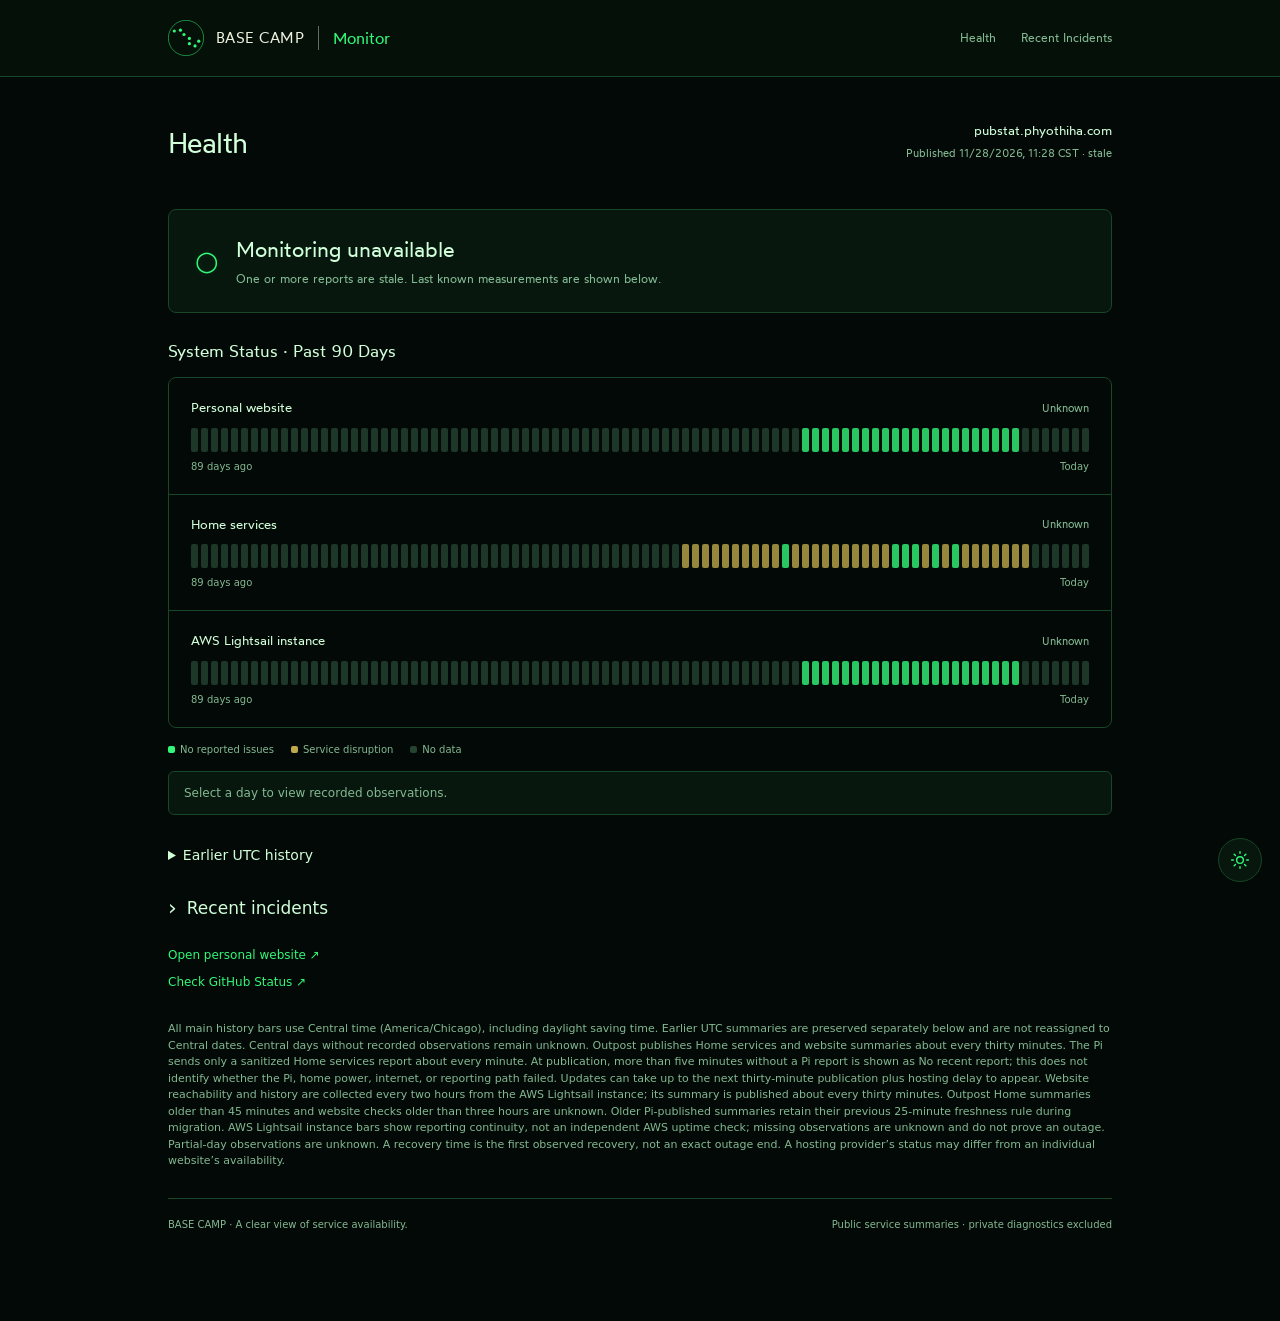
<file: health/index.html>
<!doctype html><html lang="en" data-theme="dark"><head><meta charset="utf-8"><meta name="viewport" content="width=device-width,initial-scale=1"><meta name="description" content="Public service health for Base Camp, with current summaries and recorded incidents."><link rel="canonical" href="https://phyothiha.com/health/"><title>Base Camp · Health</title><style>
:root{--bg:#030906;--panel:#07170d;--line:#174629;--text:#d0ffda;--muted:#83b992;--accent:#32f779;--unknown:#244331;--warn:#e5d36b}html[data-theme=light]{--bg:#f8fafc;--panel:#fff;--line:#cbd5e1;--text:#1e293b;--muted:#475569;--accent:#047857;--unknown:#94a3b8;--warn:#92400e}*{box-sizing:border-box}body{margin:0;background:var(--bg);color:var(--text);font:14px/1.5 system-ui,-apple-system,sans-serif}header{border-bottom:1px solid var(--line);padding:20px 5vw;display:flex;align-items:center;justify-content:space-between;gap:20px;padding-left:max(28px,calc((100vw - 1000px)/2 + 28px));padding-right:max(28px,calc((100vw - 1000px)/2 + 28px))}main{max-width:1000px;margin:auto;padding:44px 28px 24px}.nav{display:flex;gap:25px;color:var(--muted);font-size:13px}.nav a{text-decoration:none;color:var(--muted)}.nav a:hover{color:var(--text)}.brand{display:flex;align-items:center;gap:0;font-size:15px;font-weight:400;letter-spacing:.03em;color:#D0FFDA}html[data-theme=light] .brand{color:#1E293B}.logo{width:36px;height:36px;display:block;flex-shrink:0;margin-right:12px;color:#32F779}html[data-theme=light] .logo{color:#047857}.brand-divider{height:24px;width:1px;background:#9cae9e;opacity:.6;flex-shrink:0;margin:0 14px}html[data-theme=light] .brand-divider{background:#5d6d5d}.brand-section{font-size:16px;letter-spacing:0;color:#32F779}html[data-theme=light] .brand-section{color:#1E293B}.hero{display:flex;justify-content:space-between;align-items:end;gap:30px;margin-bottom:32px}.hero .section-title{font-size:28px;line-height:1.2;letter-spacing:-.02em;font-weight:400;margin:0 0 16px}.stamp{font-size:11px;color:var(--muted);text-align:right;min-width:170px;margin-bottom:16px}.stamp strong{display:block;color:var(--text);font-weight:500;font-size:13px;margin-bottom:4px}.mockup{font-size:11px;color:var(--muted);border:1px dashed var(--line);padding:10px 14px;border-radius:5px}.mockup b{color:var(--accent);font-weight:500}.banner{display:flex;align-items:center;gap:17px;padding:24px 26px;border:1px solid #22673a;border-radius:8px;background:#071b0f;color:var(--text);font-size:15px;line-height:1.5}.check{color:var(--accent);font-size:27px}.banner h2{margin:0 0 4px;font-size:21px;font-weight:400}.banner p{margin:0;color:var(--muted);font-size:12px}.section-head{display:flex;justify-content:space-between;align-items:baseline;gap:15px;margin:25px 0 14px}h2{font-size:17px;font-weight:400;margin:0}.caption{font-size:11px;color:var(--muted)}.services{border:1px solid var(--line);border-radius:8px;overflow:hidden}.service{padding:20px 22px;border-bottom:1px solid var(--line)}.service:last-child{border:0}.service-head{display:flex;justify-content:space-between;align-items:center;gap:14px;margin-bottom:10px;font-family:Wotfard,system-ui,-apple-system,sans-serif;font-weight:400;font-synthesis:none;font-size:13px;color:var(--text)}.state{font-size:11px;color:var(--accent)}.bars{display:flex;gap:3px;height:24px}.bar{flex:1;min-width:0;padding:0;border:0;border-radius:2px;background:var(--accent);opacity:.8;cursor:pointer}.bar.warning{background:#bda84b}.bar.unknown{background:var(--unknown)}.bar:hover{opacity:1}.axis{display:flex;justify-content:space-between;margin-top:7px;font-size:10px;color:var(--muted)}.legend{display:flex;gap:17px;flex-wrap:wrap;font-size:10px;color:var(--muted);margin:14px 0}.legend i{display:inline-block;width:7px;height:7px;border-radius:2px;background:var(--accent);margin-right:5px}.legend i.warning{background:#bda84b}.legend i.unknown{background:var(--unknown)}.inspector{background:var(--panel);border:1px solid var(--line);border-radius:6px;padding:12px 15px;font-size:12px;color:var(--muted)}.history{margin-top:30px}.incidents-disclosure>summary{list-style:none;display:flex;align-items:center;gap:10px;cursor:pointer;font-size:17px;font-weight:400;margin:0}.incidents-disclosure>summary::-webkit-details-marker{display:none}.incidents-disclosure>summary::before{content:'›';font-size:22px;line-height:1;transition:transform .18s}.incidents-disclosure[open]>summary::before{transform:rotate(90deg)}.incidents-disclosure[open]>summary{margin-bottom:15px}.incident{border-top:1px solid var(--line);padding:18px 0}.incident summary{cursor:pointer;font-size:13px}.incident p{color:var(--muted);font-size:12px;margin:10px 0 0}.resolved{color:var(--accent);font-size:10px;border:1px solid var(--line);border-radius:4px;padding:2px 6px;margin-right:8px}.example-date{color:var(--muted);font-size:10px;margin-bottom:8px}.links{display:flex;flex-direction:column;gap:9px;margin-top:25px}a{color:var(--accent);text-decoration:none;font-size:12px}a:hover{text-decoration:underline}.note{font-size:11px;color:var(--muted);margin:30px 0 0}footer{border-top:1px solid var(--line);padding:18px 0 65px;margin-top:28px;color:var(--muted);font-size:10px;display:flex;justify-content:space-between;gap:12px}.theme-toggle{position:fixed;right:18px;bottom:18px;width:44px;height:44px;border-radius:50%;border:1px solid var(--line);background:var(--panel);color:var(--accent);display:grid;place-items:center;cursor:pointer}button:focus-visible,a:focus-visible,summary:focus-visible{outline:2px solid var(--accent);outline-offset:4px}@media(max-width:900px){.nav{display:none}}@media(max-width:560px){header{padding-left:18px;padding-right:18px}main{padding:28px 18px 24px}.hero{display:block}.stamp{text-align:left;margin-top:20px}.banner{padding:18px}.banner h2{font-size:18px}.section-head{display:block}.caption{display:block;margin-top:4px}.service{padding:17px 13px}.bars{gap:2px}footer{flex-direction:column}}
@font-face{font-family:Wotfard;src:url([data-uri]) format('woff2');font-weight:400;font-style:normal;font-display:swap}.brand,.brand-section,.nav,.nav a,.section-title,.stamp,.stamp strong{font-family:Wotfard,system-ui,-apple-system,sans-serif!important;font-weight:400!important;font-synthesis:none}.brand{color:#edf0df}html[data-theme=light] .brand{color:#243a2c}.nav a:hover{color:#edf0df}html[data-theme=light] .nav a:hover{color:#243a2c}.section-title{color:#D0FFDA}html[data-theme=light] .section-title{color:#1E293B}
/* Match the private monitor's health banner without changing the page header. */
.banner,.banner h2,.banner p,.banner .check{font-family:Wotfard,system-ui,-apple-system,sans-serif!important;font-weight:400!important;font-synthesis:none}
.banner.warn{background:#1c1b08;border-color:#68602b;color:var(--warn)}
.banner.unknown{background:var(--panel);border-color:var(--line)}
html:not([data-theme=light]) .banner .check{filter:drop-shadow(0 0 4px #32f77925)}
html[data-theme=light] .banner{background:#ecfdf5;border-color:#a7d8c5;color:var(--text)}
html[data-theme=light] .banner.warn{background:#fffbeb;border-color:#d6b775;color:var(--warn)}
html[data-theme=light] .banner.unknown{background:var(--panel);border-color:var(--line)}
@media(prefers-reduced-motion:no-preference){.banner{transition:background-color 400ms ease,color 400ms ease,border-color 400ms ease}}

.section-head h2{font-family:Wotfard,system-ui,-apple-system,sans-serif!important;font-weight:400!important;font-synthesis:none;font-size:17px;line-height:1.5;color:var(--text);margin:0}

header{background:#041008}html[data-theme=light] header{background:#FFFFFF}

@media(max-width:560px){.service-head{font-size:12px}}
</style></head><body><header><div class="brand"><svg class="logo" viewBox="0 0 100 100" aria-hidden="true"><circle cx="50" cy="50" r="49" fill="none" stroke="currentColor" stroke-width="1.4"/><g fill="currentColor"><circle cx="17.5" cy="30.5" r="4.45"/><circle cx="34.5" cy="28.3" r="4.45"/><circle cx="44.4" cy="40.3" r="4.45"/><circle cx="59.4" cy="51.2" r="4.45"/><circle cx="59.4" cy="65.8" r="4.45"/><circle cx="75.1" cy="72" r="4.45"/><circle cx="85.3" cy="58.8" r="4.45"/></g></svg><span class="brand-name">BASE CAMP</span><span class="brand-divider" aria-hidden="true"></span><span class="brand-section">Monitor</span></div><nav class="nav"><a href="#availability">Health</a><a href="#incidents">Recent Incidents</a></nav></header><main><section class="hero"><div><h1 class="section-title">Health</h1></div><div class="stamp"><strong>pubstat.phyothiha.com</strong><span id="updated">Waiting for summary</span></div></section><section class="banner unknown" id="overall-banner" role="status" aria-label="Quick health overview"><span id="overall-icon" class="check" aria-hidden="true">○</span><div><h2 id="overall-title">Waiting for health checks</h2><p id="overall-text">The overview will appear when a fresh snapshot is available.</p></div></section><div class="section-head" id="availability"><h2 id="history-heading">System Status</h2></div><section class="services" id="services" aria-label="Public service health summary"></section><div class="legend"><span><i></i>No reported issues</span><span><i class="warning"></i>Service disruption</span><span><i class="unknown"></i>No data</span></div><div class="inspector" id="inspector" role="status" aria-live="polite">Select a day to view recorded observations.</div><details class="history"><summary>Earlier UTC history</summary><p class="caption">Original UTC daily summaries, preserved separately from Central-time days.</p><div id="legacy-history"></div></details><section class="history" id="incidents" aria-labelledby="incidents-heading"><details class="incidents-disclosure"><summary id="incidents-heading">Recent incidents</summary><div id="incident-list"><p class="caption">Loading recorded incidents…</p></div></details></section><div class="links"><a href="https://phyothiha.com/" target="_blank" rel="noopener noreferrer">Open personal website ↗</a><a href="https://www.githubstatus.com/" target="_blank" rel="noopener noreferrer">Check GitHub Status ↗</a></div><p class="note">All main history bars use Central time (America/Chicago), including daylight saving time. Earlier UTC summaries are preserved separately below and are not reassigned to Central dates. Central days without recorded observations remain unknown. Outpost publishes Home services and website summaries about every thirty minutes. The Pi sends only a sanitized Home services report about every minute. At publication, more than five minutes without a Pi report is shown as No recent report; this does not identify whether the Pi, home power, internet, or reporting path failed. Updates can take up to the next thirty-minute publication plus hosting delay to appear. Website reachability and history are collected every two hours from the AWS Lightsail instance; its summary is published about every thirty minutes. Outpost Home summaries older than 45 minutes and website checks older than three hours are unknown. Older Pi-published summaries retain their previous 25-minute freshness rule during migration. AWS Lightsail instance bars show reporting continuity, not an independent AWS uptime check; missing observations are unknown and do not prove an outage. Partial-day observations are unknown. A recovery time is the first observed recovery, not an exact outage end. A hosting provider’s status may differ from an individual website’s availability.</p><footer><span>BASE CAMP · A clear view of service availability.</span><span>Public service summaries · private diagnostics excluded</span></footer></main><button class="theme-toggle" type="button" aria-label="Switch to light mode"><svg width="20" height="20" viewBox="0 0 24 24" fill="none" stroke="currentColor" stroke-width="1.7" stroke-linecap="round" aria-hidden="true"><circle cx="12" cy="12" r="4"/><path d="M12 2v2m0 16v2M2 12h2m16 0h2M5 5l1.5 1.5m11 11L19 19M5 19l1.5-1.5m11-11L19 5"/></svg></button><script>
const names=['Personal website','Home services','AWS Lightsail instance'];let data=null,remote=null,website='unknown';
function overall(home,outpost,stale=false,missing=false){
 const states=[home,website,outpost];
 const issue=states.some(state=>state==='degraded'||state==='unavailable');
 const unknown=states.some(state=>state!=='healthy');
 let title='All monitored systems healthy';
 let description='The latest home and remote monitor reports are current.';
 let icon='✓',kind='';
 if(stale||missing||(!issue&&unknown)){
  title='Monitoring unavailable';icon='○';kind=' unknown';
  description=stale?'One or more reports are stale. Last known measurements are shown below.':missing?'Fresh health checks are not available.':'Some health checks are unavailable; health cannot be fully confirmed.';
 }else if(issue){
  title='Some checks need attention';
  description='Review the service indicators and details below.';
  icon='!';kind=' warn';
 }
 document.getElementById('overall-title').textContent=title;
 document.getElementById('overall-text').textContent=description;
 document.getElementById('overall-icon').textContent=icon;
 document.getElementById('overall-banner').className='banner'+kind;
}
// Keep the full saved history; only the visible date window changes with width.
const historyMobile=window.matchMedia('(max-width:560px)');
const historyTablet=window.matchMedia('(max-width:1024px)');
function visibleHistoryDays(){return historyMobile.matches?30:historyTablet.matches?60:90;}
for(const query of [historyMobile,historyTablet])query.addEventListener('change',render);
function centralDay(value=new Date()){return new Intl.DateTimeFormat('en-CA',{timeZone:'America/Chicago',year:'numeric',month:'2-digit',day:'2-digit'}).format(value)}
function renderLegacy(){const list=document.getElementById('legacy-history');list.replaceChildren();const sources=[[0,{...(remote?.website_legacy_utc_days||{}),...(remote?.website_days||{})}],[2,remote?.outpost_days||{}]];for(const [index,days] of sources){if(!Object.keys(days).length)continue;const heading=document.createElement('h3');heading.textContent=names[index]+' · UTC archive';list.append(heading);for(const day of Object.keys(days).sort().reverse()){const state=days[day];const line=document.createElement('p');line.className='caption';line.textContent=day+' · UTC · '+(state==='unknown'?'No complete observations':index===2?'Remote monitor reported consistently':state==='healthy'?'Recorded checks healthy':'Service interruption observed');list.append(line)}}}
function render(){renderLegacy();
 const historyDays=visibleHistoryDays();
 document.getElementById('history-heading').textContent='System Status · Past '+historyDays+' Days';
 const homeAge=data?(Date.now()-Date.parse(data.updated_at))/1000:Infinity;
 const remoteAge=remote?(Date.now()-Date.parse(remote.updated_at))/1000:Infinity;
 const homeFresh=Number.isFinite(homeAge)&&homeAge>=-120&&homeAge<=(data?.report_source==='outpost'?2700:1500);
 const remoteFresh=Number.isFinite(remoteAge)&&remoteAge>=-120&&remoteAge<=10800;
 const home=homeFresh?data.home_state:'unknown';
 const outpost=remoteFresh?remote.outpost_state:'unknown';
 website=remoteFresh&&['healthy','degraded','unavailable'].includes(remote.website_state)?remote.website_state:'unknown';
 overall(home,outpost,(Boolean(data)&&!homeFresh)||(Boolean(remote)&&!remoteFresh),!data&&!remote);
 document.getElementById('updated').textContent=data?(data.report_source==='outpost'?'Published ':'Collected ')+new Date(data.updated_at).toLocaleString(undefined,{timeZone:'America/Chicago',timeZoneName:'short',year:'numeric',month:'numeric',day:'numeric',hour:'2-digit',minute:'2-digit',hourCycle:'h23'})+(homeFresh?'':' · stale'):'Home summary unavailable';
 const container=document.getElementById('services');container.replaceChildren();
 const today=centralDay();
 const reportDay=remote&&Number.isFinite(Date.parse(remote.updated_at))?centralDay(new Date(remote.updated_at)):today;
 const remoteHistoryCurrent=day=>remote&&(remoteFresh||day<reportDay);
 for(const [index,name] of names.entries()){
  const row=document.createElement('div');row.className='service';
  const head=document.createElement('div');head.className='service-head';
  const label=document.createElement('span');label.textContent=name;
  const status=document.createElement('span');status.className='state';
  const current=index===0?website:index===1?home:outpost;
  status.textContent=index===1&&homeFresh&&data?.contact_state==='no_recent_report'?'No recent report':index===2?(current==='healthy'?'Operational':'Unknown'):current==='healthy'?'Operational':current==='degraded'?'Needs attention':'Unknown';
  status.style.color=current==='healthy'?'var(--accent)':current==='degraded'?'var(--warn)':'var(--muted)';
  head.append(label,status);row.append(head);
  const bars=document.createElement('div');bars.className='bars';
  for(let i=0;i<historyDays;i++){
   const date=new Date(today+'T00:00:00Z');date.setUTCDate(date.getUTCDate()-(historyDays-1)+i);const day=date.toISOString().slice(0,10);
   let dayState='unknown';
   if(index===0&&remoteHistoryCurrent(day))dayState=remote.website_central_days?.[day]||'unknown';
   if(index===1)dayState=data?.days?.[day]||'unknown';
   if(index===2&&remoteHistoryCurrent(day))dayState=(['healthy','degraded','unavailable'].includes(remote.website_central_days?.[day])?'healthy':'unknown');
   const kind=dayState==='healthy'?'healthy':dayState==='unknown'?'unknown':'warning';
   const button=document.createElement('button');button.className='bar '+kind;
   const description=name+' · '+day+' · Central time · '+(dayState==='healthy'?(index===2?'Remote monitor reported consistently':'Recorded checks healthy'):dayState==='unknown'?'No complete observations':'Service interruption observed');
   button.title=description;button.setAttribute('aria-label',description);button.onclick=()=>document.getElementById('inspector').textContent=description;bars.append(button)
  }
  row.append(bars);
  const axis=document.createElement('div');axis.className='axis';
  const left=document.createElement('span');left.textContent=(historyDays-1)+' days ago';
  const right=document.createElement('span');right.textContent='Today';axis.append(left,right);row.append(axis);container.append(row)
 }
 const incidents=document.getElementById('incident-list');incidents.replaceChildren();const items=data?.incidents||[];
 if(!items.length){const p=document.createElement('p');p.className='caption';p.textContent=data?'No incidents recorded.':'Incident history unavailable.';incidents.append(p)}
 for(const item of [...items].reverse()){
  const details=document.createElement('details');details.className='incident';const summary=document.createElement('summary');summary.textContent=(item.resolved_at?'Recovered':'No recovery observed')+' · Home services interruption';
  const p=document.createElement('p');p.textContent='First observed: '+new Date(item.started_at).toLocaleString(undefined,{timeZone:'America/Chicago',timeZoneName:'short',year:'numeric',month:'numeric',day:'numeric',hour:'2-digit',minute:'2-digit',hourCycle:'h23'})+'. '+(item.resolved_at?'Recovery observed: '+new Date(item.resolved_at).toLocaleString(undefined,{timeZone:'America/Chicago',timeZoneName:'short',year:'numeric',month:'numeric',day:'numeric',hour:'2-digit',minute:'2-digit',hourCycle:'h23'})+'.':'Availability is not confirmed until a later update.');details.append(summary,p);incidents.append(details)
 }
}
async function refresh(){const results=await Promise.allSettled([fetch('data.json',{cache:'no-store'}),fetch('outpost-data.json',{cache:'no-store'})]);data=null;remote=null;for(const [index,result] of results.entries()){if(result.status!=='fulfilled'||!result.value.ok)continue;try{const value=await result.value.json();if(index===0)data=value;else remote=value}catch(e){}}render()}
refresh();setInterval(refresh,60000);
const toggle=document.querySelector('.theme-toggle');toggle.addEventListener('click',()=>{const light=document.documentElement.dataset.theme!=='light';document.documentElement.dataset.theme=light?'light':'dark';toggle.setAttribute('aria-label',light?'Switch to dark mode':'Switch to light mode');toggle.querySelector('svg').innerHTML=light?'<path d="M20 14a8 8 0 0 1-10-10 8 8 0 1 0 10 10Z"/>':'<circle cx="12" cy="12" r="4"/><path d="M12 2v2m0 16v2M2 12h2m16 0h2M5 5l1.5 1.5m11 11L19 19M5 19l1.5-1.5m11-11L19 5"/>'});
</script></body></html>
</file>
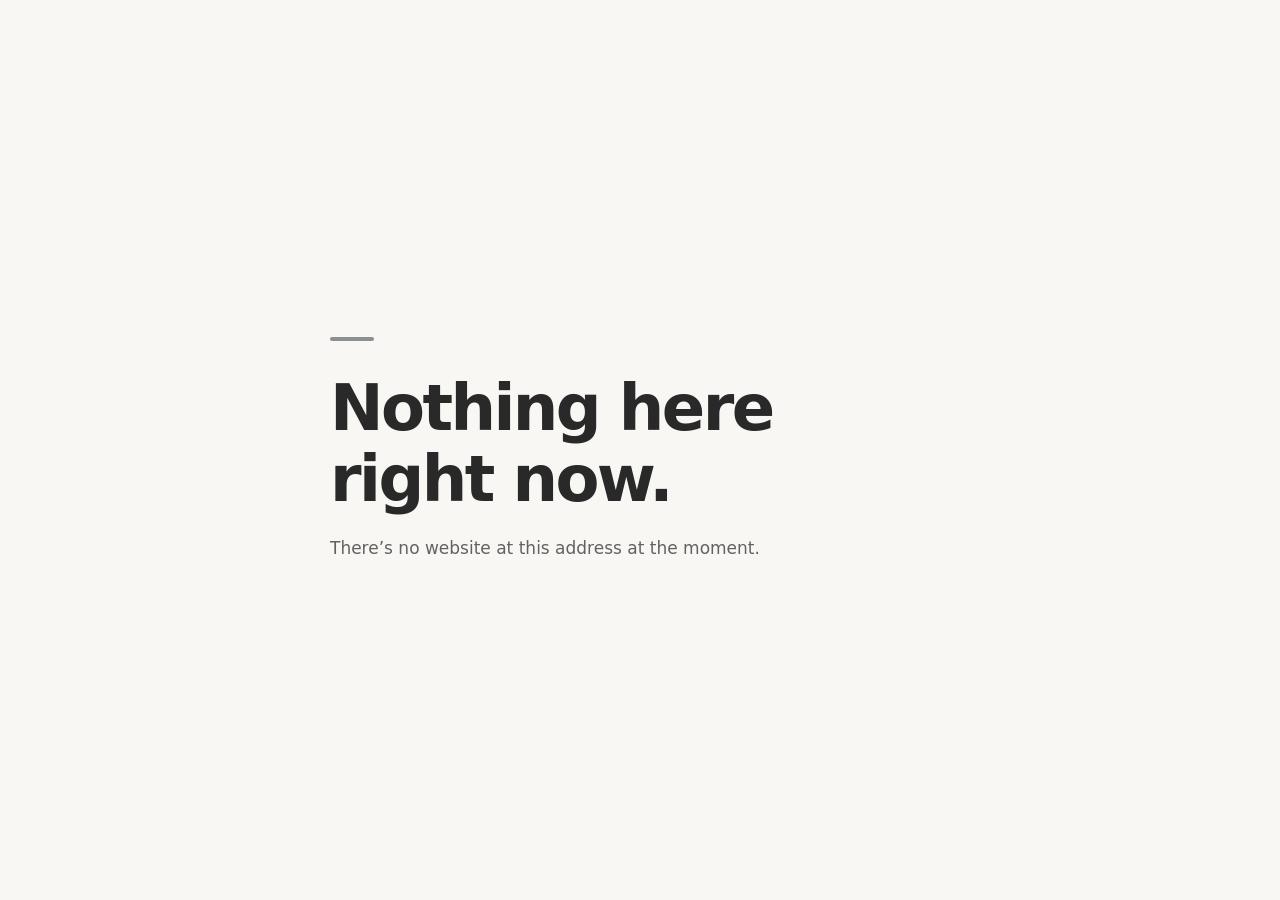
<file: sites/atob/index.html>
<!doctype html>
<html lang="en">
<head>
  <meta charset="utf-8">
  <meta name="viewport" content="width=device-width, initial-scale=1">
  <link rel="icon" type="image/png" sizes="32x32" href="./favicon.png">
  <title>Nothing Here Right Now</title>
  <meta name="description" content="There is nothing here right now.">
  <style>
    * { box-sizing: border-box; }
    body {
      margin: 0;
      min-height: 100vh;
      min-height: 100svh;
      display: grid;
      place-items: center;
      padding: 28px;
      font-family: system-ui, -apple-system, BlinkMacSystemFont, "Segoe UI", sans-serif;
      color: #292929;
      background: #f8f7f4;
    }
    main { width: min(100%, 620px); }
    .accent { width: 44px; height: 4px; margin-bottom: 32px; border-radius: 4px; background: #8a8f94; }
    .eyebrow { margin: 0 0 16px; font-size: .875rem; font-weight: 600; letter-spacing: .12em; color: #626262; }
    h1 { margin: 0 0 20px; font-size: clamp(2.25rem, 7vw, 4rem); font-weight: 600; line-height: 1.1; letter-spacing: -.04em; overflow-wrap: break-word; }
    .message { max-width: 42ch; margin: 0; color: #626262; font-size: 1.0625rem; line-height: 1.7; }
  </style>
</head>
<body>
  <main>
    <div class="accent" aria-hidden="true"></div>
    <h1>Nothing here right now.</h1>
    <p class="message">There’s no website at this address at the moment.</p>
  </main>
</body>
</html>
</file>
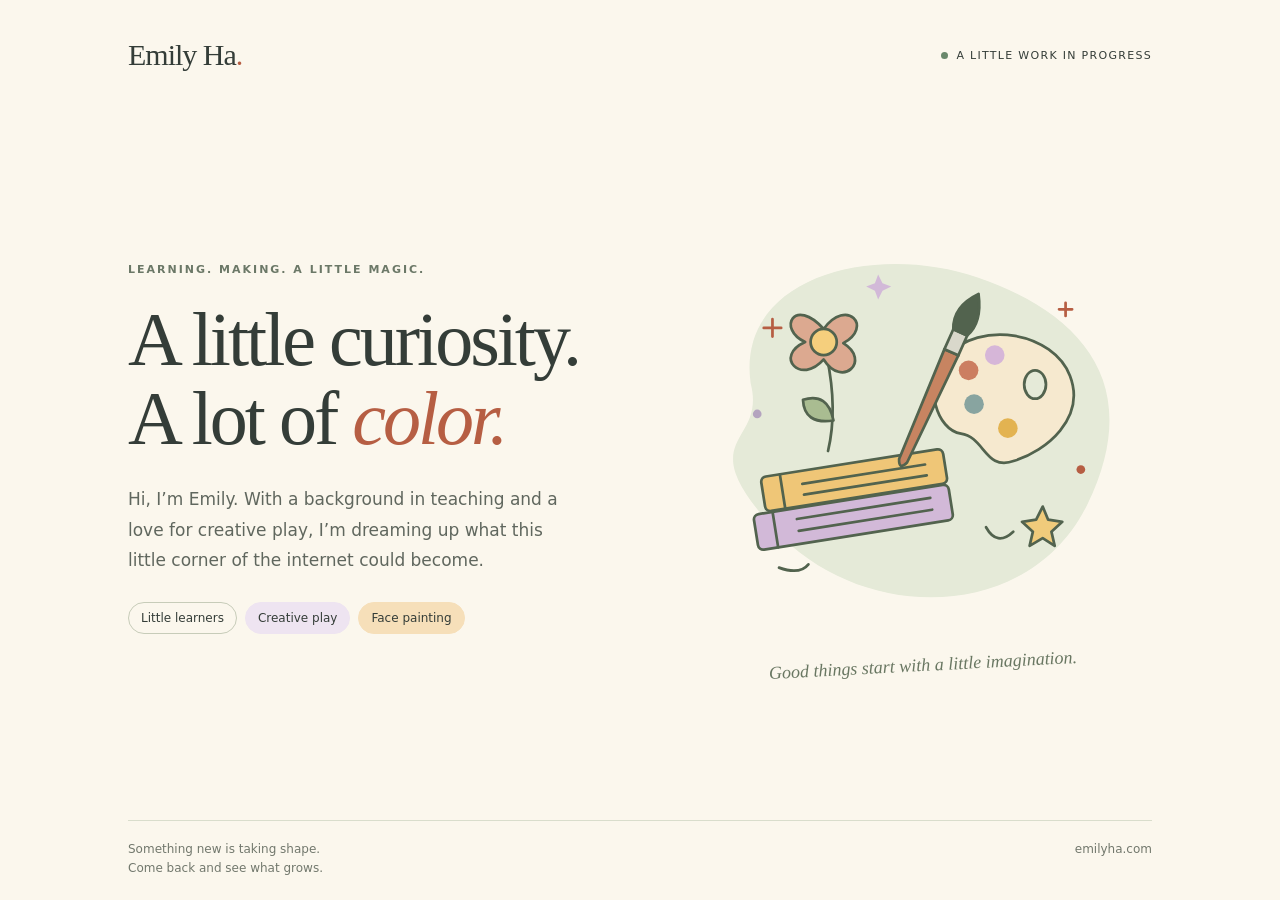
<file: sites/emha/index.html>
<!doctype html>
<html lang="en">
<head>
<meta charset="utf-8"><meta name="viewport" content="width=device-width,initial-scale=1">
<link rel="icon" type="image/png" href="./favicon.png">
<link rel="icon" type="image/svg+xml" href="./favicon.svg">
<title>Emily Ha · A little something in the making</title>
<meta name="description" content="A little space for Emily Ha's love of learning, creativity, and colorful possibilities. Something new is taking shape.">
<style>
*{box-sizing:border-box}body{margin:0;background:#fbf7ed;color:#343d38;font-family:ui-rounded,"Avenir Next",system-ui,sans-serif}main{max-width:1100px;margin:auto;padding:38px 38px 22px;min-height:100svh;display:flex;flex-direction:column}header{display:flex;justify-content:space-between;align-items:center;gap:20px}.wordmark{font-family:Georgia,serif;font-size:30px;letter-spacing:-1px}.status{font-size:11px;letter-spacing:1.3px;text-transform:uppercase;display:flex;align-items:center;gap:8px}.status:before{content:"";width:7px;height:7px;border-radius:50%;background:#69886b}.hero{display:grid;grid-template-columns:1.15fr 1fr;gap:40px;align-items:center;flex:1;padding:70px 0 65px}.eyebrow{font-size:11px;letter-spacing:2px;text-transform:uppercase;color:#6b7867;font-weight:650;margin:0 0 24px}h1{font-family:Georgia,serif;font-weight:400;font-size:clamp(48px,6.4vw,76px);letter-spacing:-3px;line-height:1.04;margin:0 0 26px}h1 em{color:#b65e43;font-weight:400}.intro{font-size:17px;line-height:1.8;color:#60675e;max-width:40ch;margin:0}.tags{display:flex;gap:8px;flex-wrap:wrap;margin-top:26px}.tags span{font-size:12px;border:1px solid #c7ccb9;padding:8px 12px;border-radius:20px}.tags span:nth-child(2){background:#eee4f1;border-color:#eee4f1}.tags span:nth-child(3){background:#f6dfb9;border-color:#f6dfb9}.art{width:100%;height:auto;overflow:visible}.note{max-width:350px;font-family:Georgia,serif;font-style:italic;color:#697762;text-align:center;font-size:18px;transform:rotate(-3deg);margin:6px auto 0}footer{border-top:1px solid #d9ddcc;padding-top:19px;display:flex;justify-content:space-between;gap:18px;font-size:12px;color:#72786d}footer p{margin:0;line-height:1.6}@media(max-width:700px){main{padding:26px 24px 20px}.status{font-size:9px;letter-spacing:.8px}.hero{grid-template-columns:1fr;gap:30px;padding:55px 0 40px}h1{font-size:58px;letter-spacing:-2.5px}.art-wrap{max-width:350px;margin:auto}.intro{font-size:16px}footer{font-size:11px}}@media(max-width:360px){h1{font-size:49px}.wordmark{font-size:26px}}
</style>
</head>
<body><main>
<header><div class="wordmark">Emily Ha<span style="color:#b65e43">.</span></div><div class="status">A little work in progress</div></header>
<section class="hero" aria-labelledby="welcome">
<div><p class="eyebrow">Learning. Making. A little magic.</p><h1 id="welcome">A little curiosity.<br>A lot of <em>color.</em></h1><p class="intro">Hi, I’m Emily. With a background in teaching and a love for creative play, I’m dreaming up what this little corner of the internet could become.</p><div class="tags" aria-label="Things I'm exploring"><span>Little learners</span><span>Creative play</span><span>Face painting</span></div></div>
<div class="art-wrap"><svg class="art" viewBox="0 0 420 390" role="img" aria-label="A playful collection of books, a paint palette, a flower, and colorful stars">
<path d="M52 150C38 52 165 20 261 53S414 152 361 261S154 371 74 284S67 208 52 150Z" fill="#e5ead8"/>
<g stroke="#52634e" stroke-width="2.5" stroke-linecap="round" stroke-linejoin="round">
<g transform="rotate(-9 155 280)"><rect x="57" y="255" width="181" height="33" rx="5" fill="#d2b9d8"/><path d="M75 255v33M220 265H96M220 276H96" fill="none"/><rect x="69" y="222" width="169" height="32" rx="5" fill="#efc677"/><path d="M87 222v32M220 234H106M220 244H106" fill="none"/></g>
<path d="M230 126C264 90 330 104 345 143S323 212 294 221C267 231 267 199 245 196S210 152 230 126Z" fill="#f6e9cf"/><ellipse cx="313" cy="151" rx="10" ry="13" fill="#e5ead8"/>
<circle cx="252" cy="138" r="9" fill="#cc7e61" stroke="none"/><circle cx="276" cy="124" r="9" fill="#d6b6d8" stroke="none"/><circle cx="257" cy="169" r="9" fill="#88a4a0" stroke="none"/><circle cx="288" cy="191" r="9" fill="#e3b351" stroke="none"/>
<g transform="rotate(24 211 178)"><path d="M204 116L207 225Q211 235 215 225L218 116Z" fill="#c78461"/><path d="M204 116V96H218V116Z" fill="#d9d8cb"/><path d="M204 96Q195 77 212 57Q226 80 218 96Z" fill="#52634e"/></g>
<path d="M123 212Q132 174 122 126" fill="none"/><path d="M128 184Q101 188 100 165Q123 158 128 184Z" fill="#a9bc91"/>
<g transform="translate(119 112)"><path d="M0-12C-27-42-43-12-17 0C-46 13-21 40 0 16C17 43 44 17 18 1C46-14 21-41 0-12Z" fill="#dca990"/><circle r="12" fill="#f5cf7d"/></g>
<path d="M320 263l5 12 13 2-10 9 3 13-11-7-12 7 3-13-10-9 13-2Z" fill="#f0cb7b"/>
<path d="M72 91v16M64 99h16M341 76v12M335 82h12" fill="none" stroke="#b65e43"/>
<path d="M166 58l3-8 4 8 8 3-8 4-4 8-3-8-8-4Z" fill="#d2b9d8" stroke="none"/>
<path d="M268 282q10 18 25 4M78 319q19 7 27-3" fill="none"/>
</g><circle cx="355" cy="229" r="4" fill="#b65e43"/><circle cx="58" cy="178" r="4" fill="#b4a4bf"/>
</svg><p class="note">Good things start with a little imagination.</p></div>
</section>
<footer><p>Something new is taking shape.<br>Come back and see what grows.</p><p>emilyha.com</p></footer>
</main></body></html>
</file>
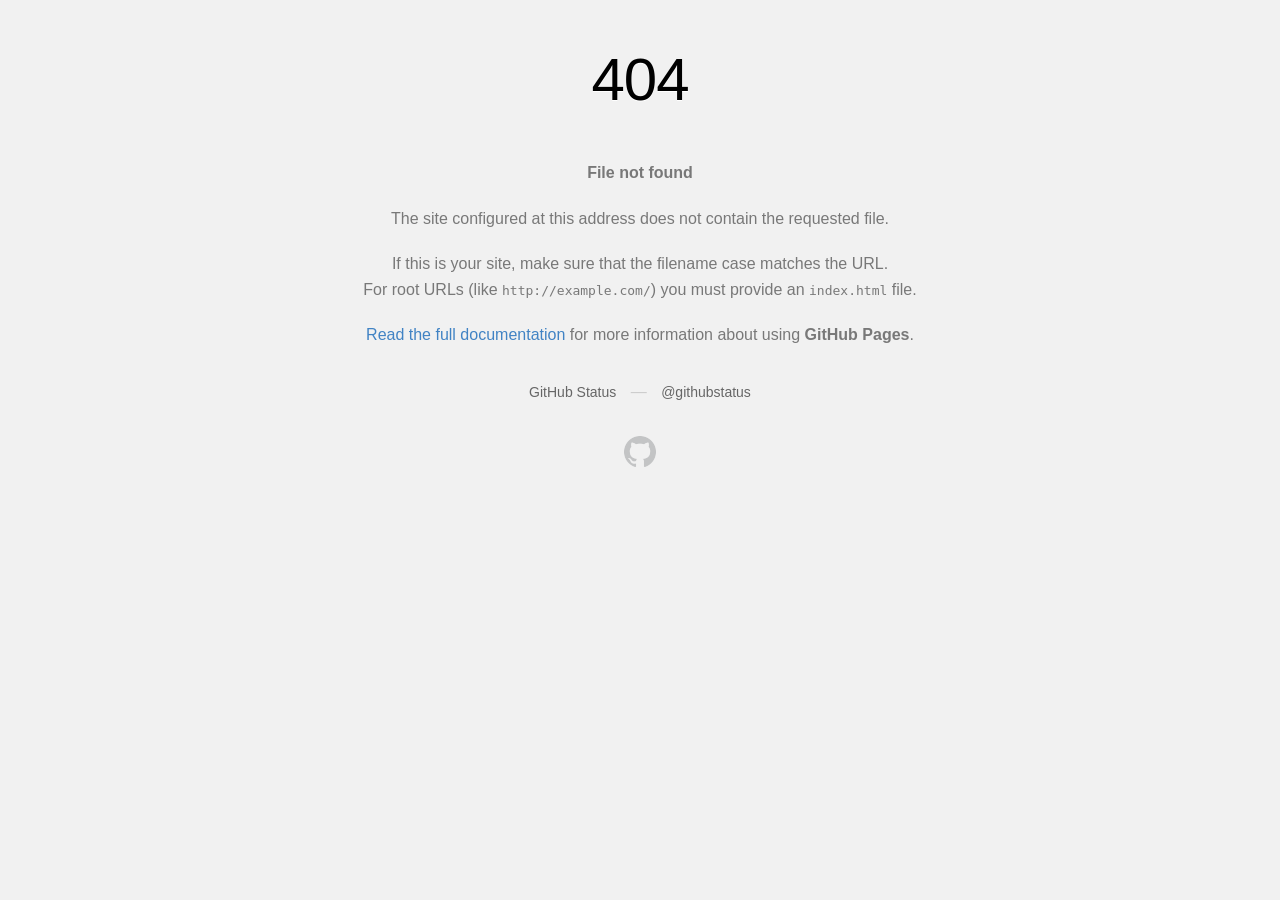
<file: img/slider/slider-img-1.html>
<!DOCTYPE html>
<html>
  <head>
    <meta http-equiv="Content-type" content="text/html; charset=utf-8">
    <meta http-equiv="Content-Security-Policy" content="default-src 'none'; style-src 'unsafe-inline'; img-src data:; connect-src 'self'">
    <title>Page not found &middot; GitHub Pages</title>
    <style type="text/css" media="screen">
      body {
        background-color: #f1f1f1;
        margin: 0;
        font-family: "Helvetica Neue", Helvetica, Arial, sans-serif;
      }

      .container { margin: 50px auto 40px auto; width: 600px; text-align: center; }

      a { color: #4183c4; text-decoration: none; }
      a:hover { text-decoration: underline; }

      h1 { width: 800px; position:relative; left: -100px; letter-spacing: -1px; line-height: 60px; font-size: 60px; font-weight: 100; margin: 0px 0 50px 0; text-shadow: 0 1px 0 #fff; }
      p { color: rgba(0, 0, 0, 0.5); margin: 20px 0; line-height: 1.6; }

      ul { list-style: none; margin: 25px 0; padding: 0; }
      li { display: table-cell; font-weight: bold; width: 1%; }

      .logo { display: inline-block; margin-top: 35px; }
      .logo-img-2x { display: none; }
      @media
      only screen and (-webkit-min-device-pixel-ratio: 2),
      only screen and (   min--moz-device-pixel-ratio: 2),
      only screen and (     -o-min-device-pixel-ratio: 2/1),
      only screen and (        min-device-pixel-ratio: 2),
      only screen and (                min-resolution: 192dpi),
      only screen and (                min-resolution: 2dppx) {
        .logo-img-1x { display: none; }
        .logo-img-2x { display: inline-block; }
      }

      #suggestions {
        margin-top: 35px;
        color: #ccc;
      }
      #suggestions a {
        color: #666666;
        font-weight: 200;
        font-size: 14px;
        margin: 0 10px;
      }

    </style>
  </head>
  <body>

    <div class="container">

      <h1>404</h1>
      <p><strong>File not found</strong></p>

      <p>
        The site configured at this address does not
        contain the requested file.
      </p>

      <p>
        If this is your site, make sure that the filename case matches the URL.<br>
        For root URLs (like <code>http://example.com/</code>) you must provide an
        <code>index.html</code> file.
      </p>

      <p>
        <a href="https://help.github.com/pages/">Read the full documentation</a>
        for more information about using <strong>GitHub Pages</strong>.
      </p>

      <div id="suggestions">
        <a href="https://githubstatus.com">GitHub Status</a> &mdash;
        <a href="https://twitter.com/githubstatus">@githubstatus</a>
      </div>

      <a href="/" class="logo logo-img-1x">
        <img width="32" height="32" title="" alt="" src="[data-uri]">
      </a>

      <a href="/" class="logo logo-img-2x">
        <img width="32" height="32" title="" alt="" src="[data-uri]">
      </a>
    </div>
  </body>
</html>
</file>
